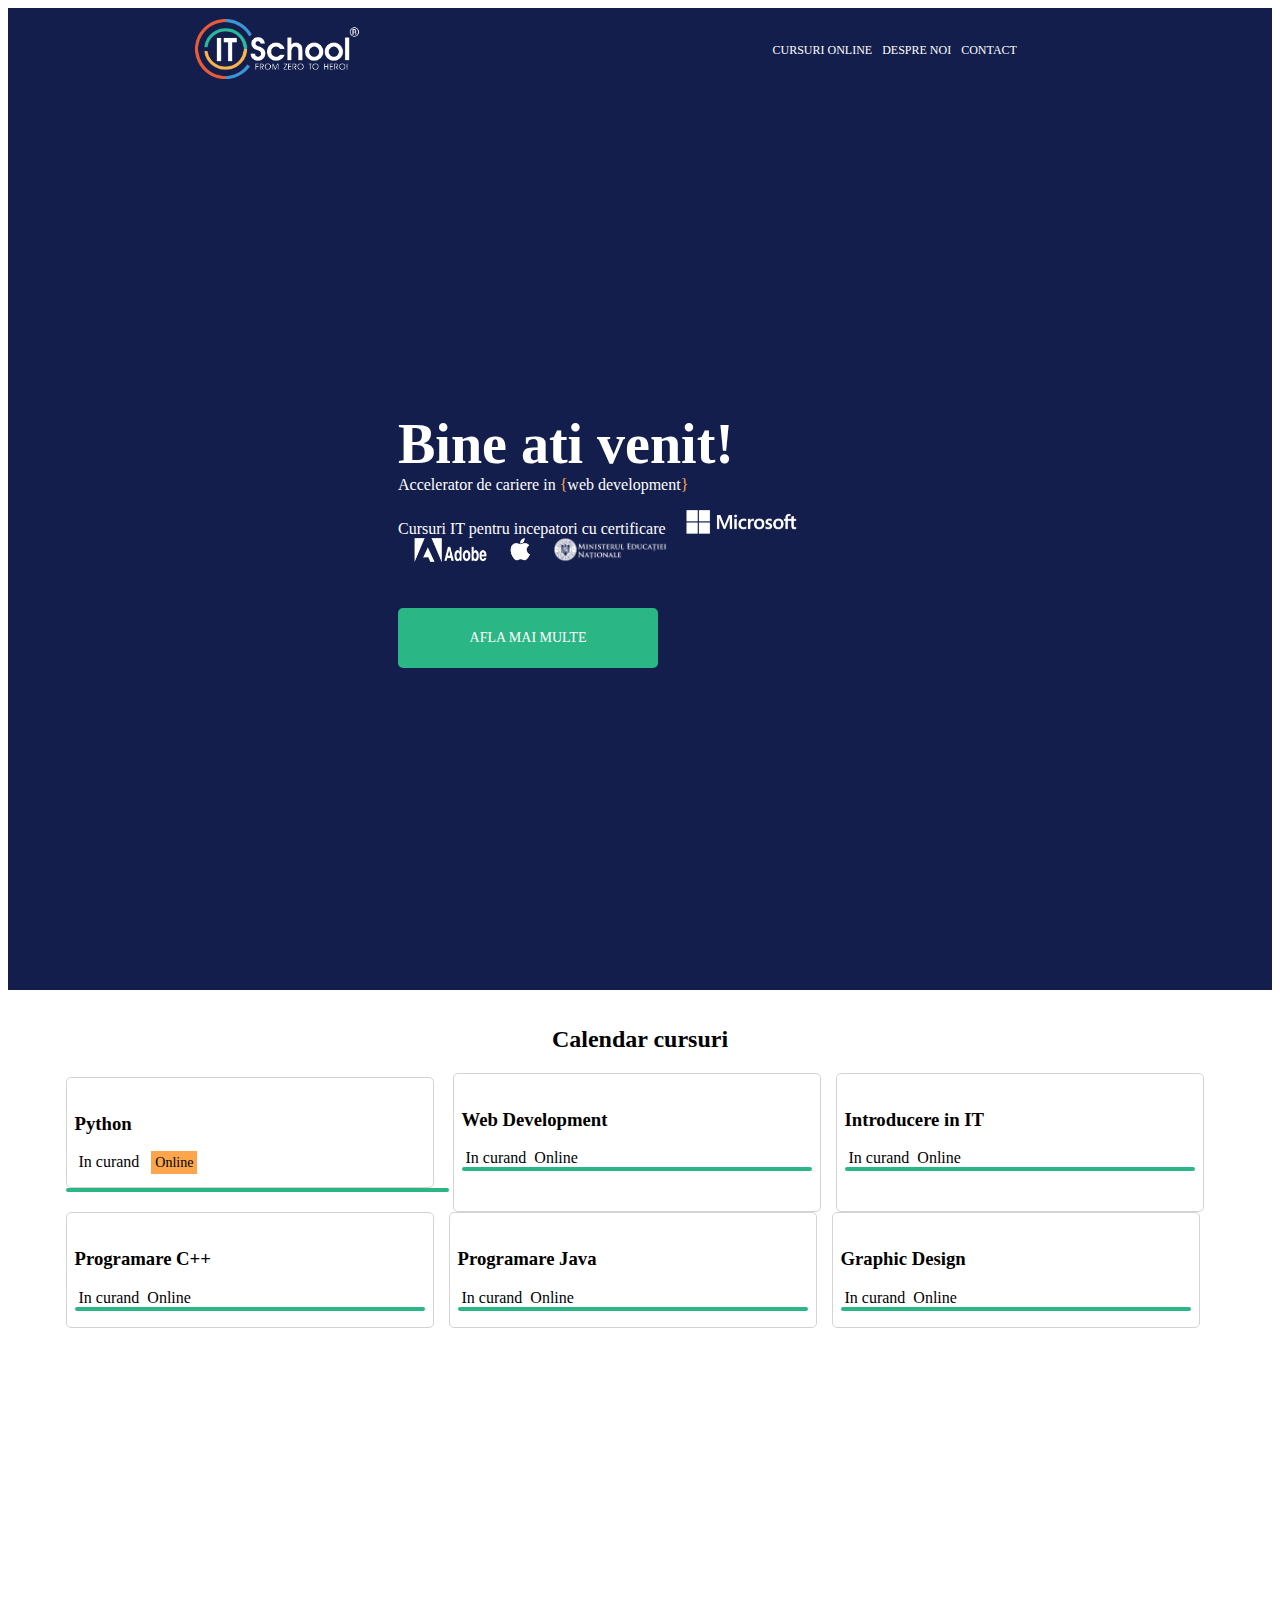
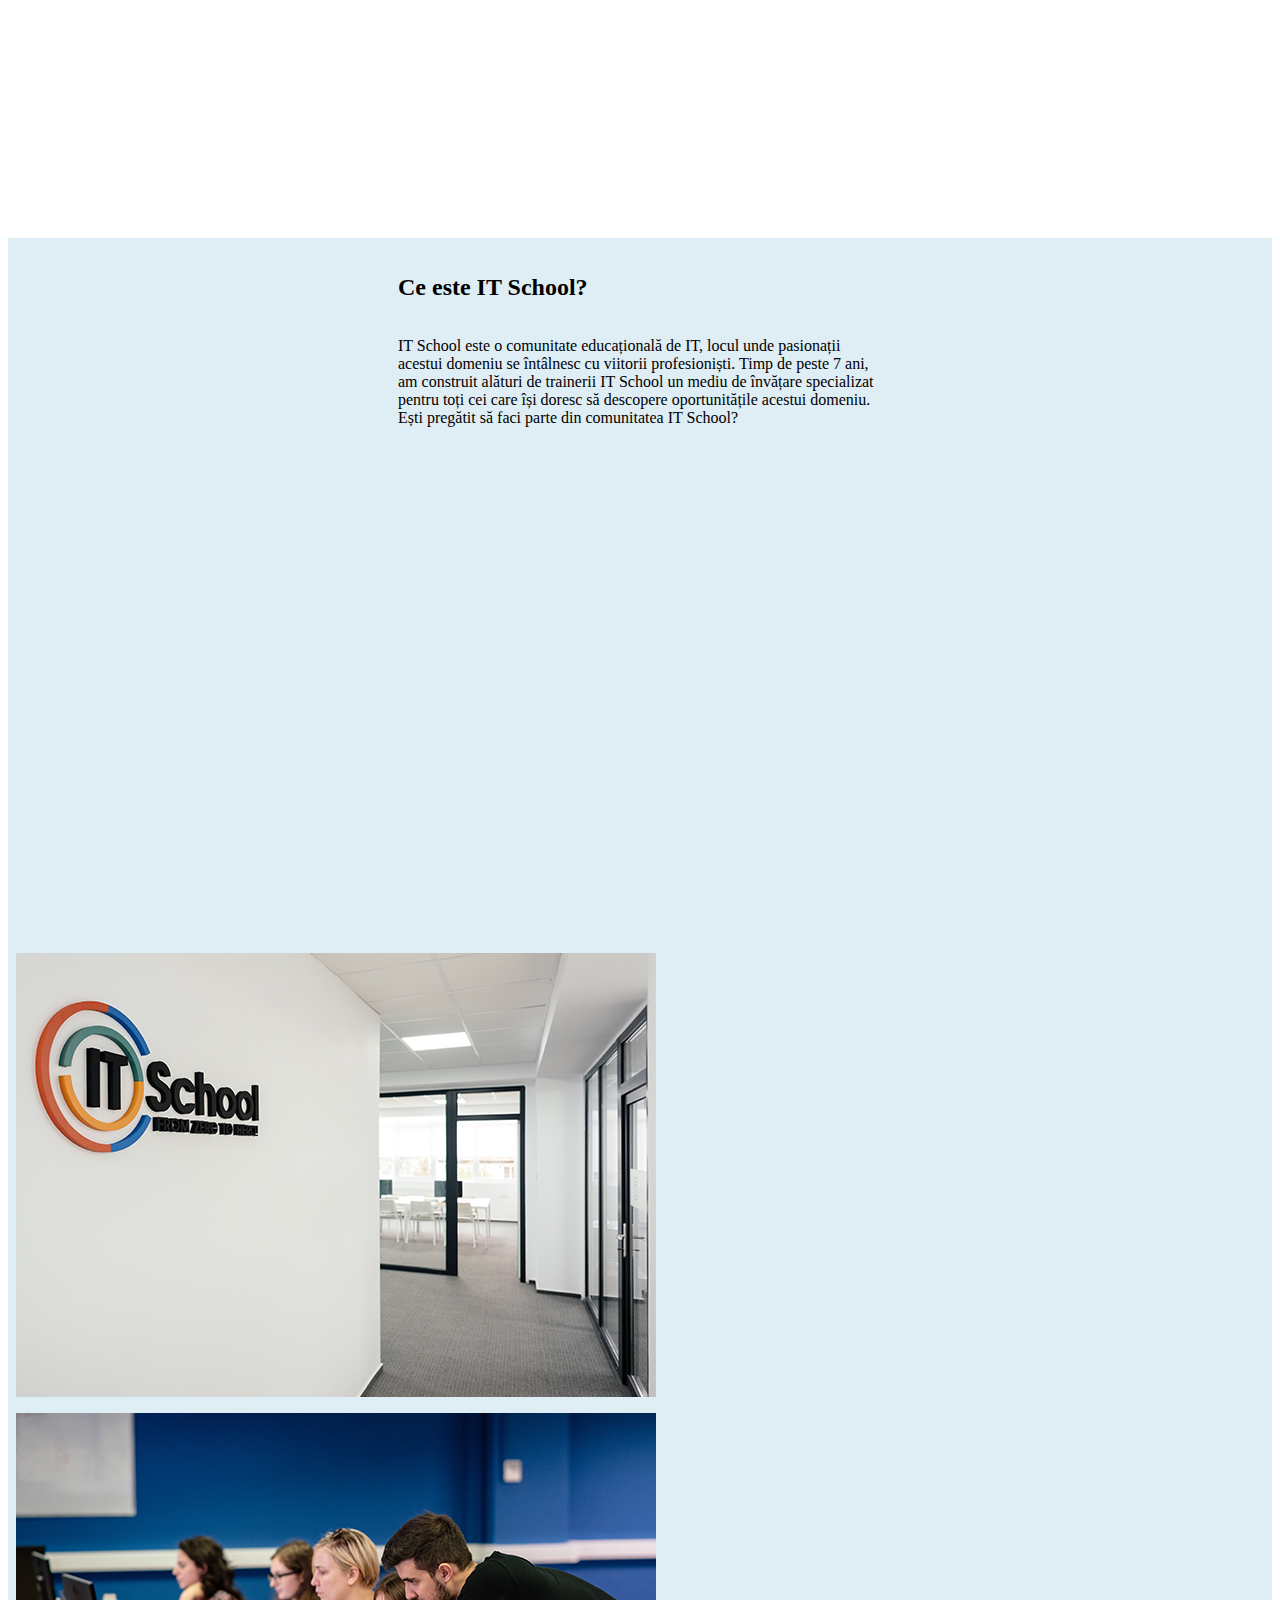
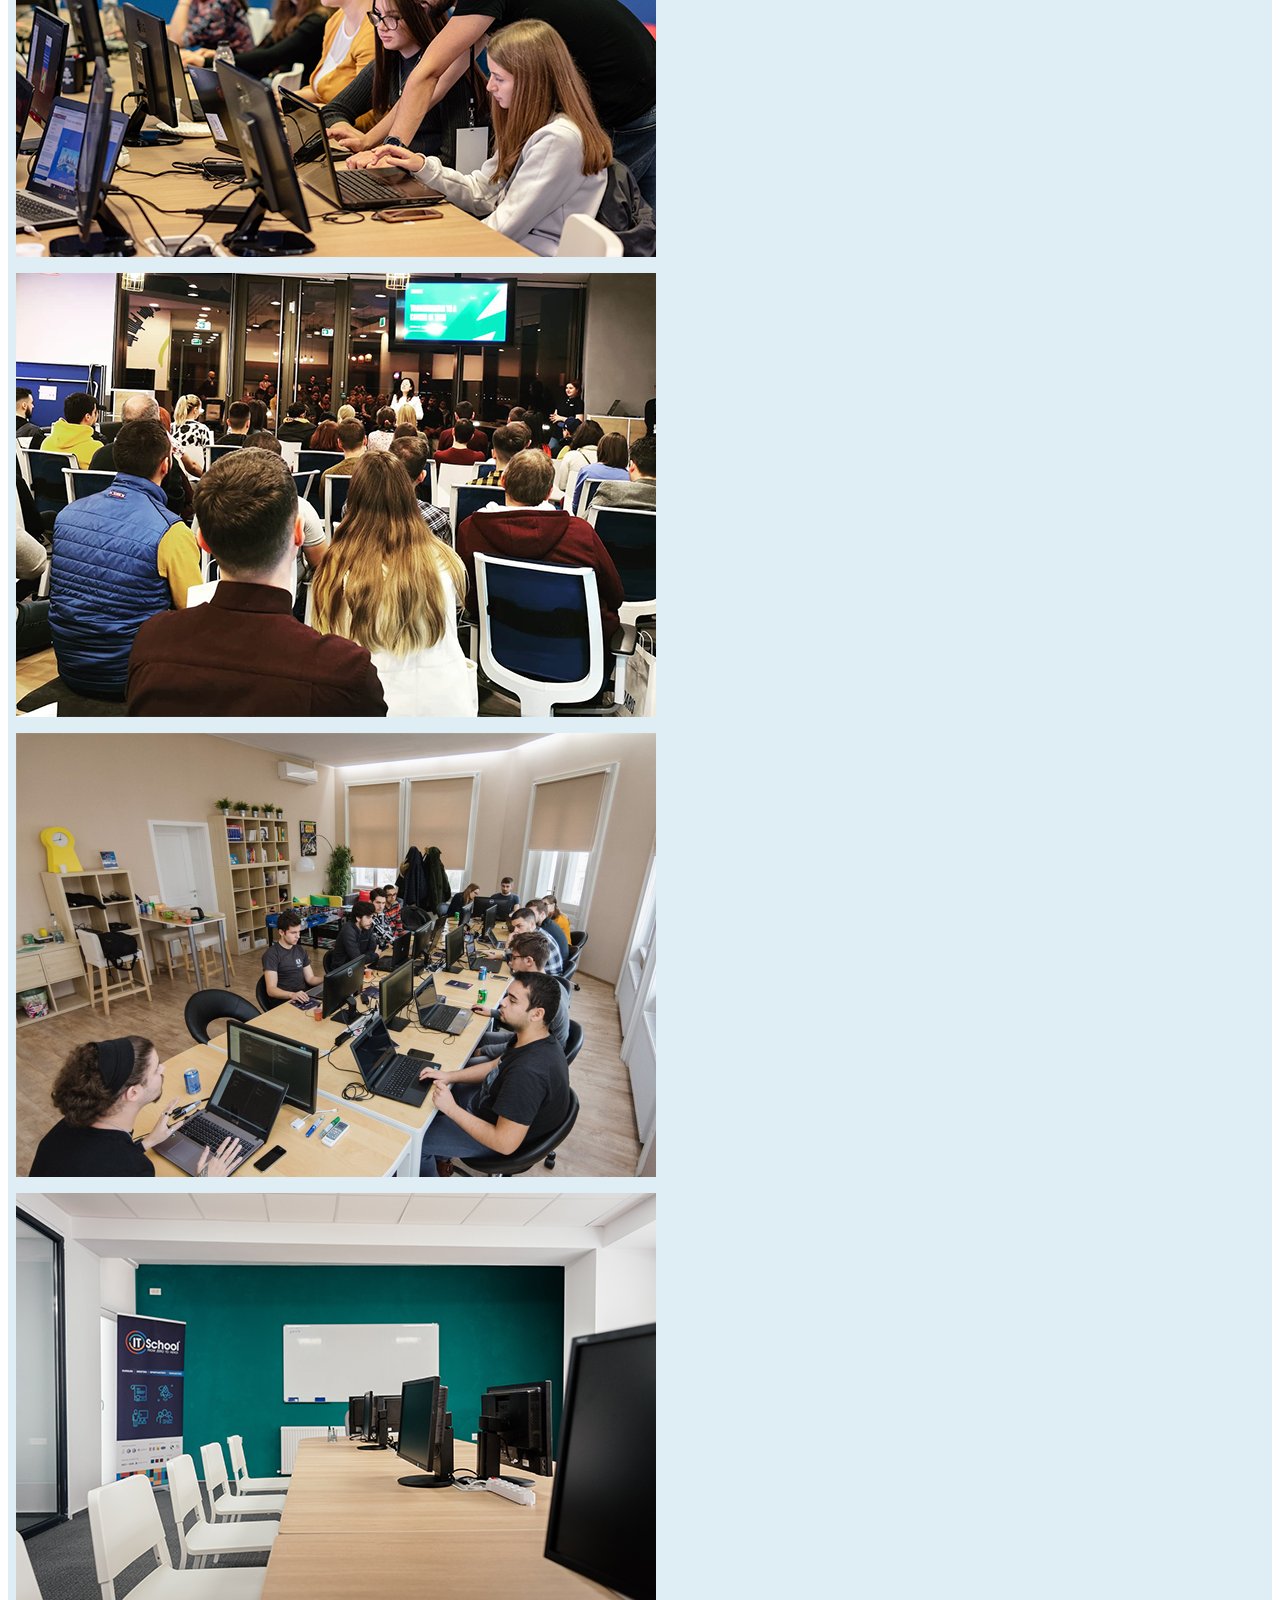
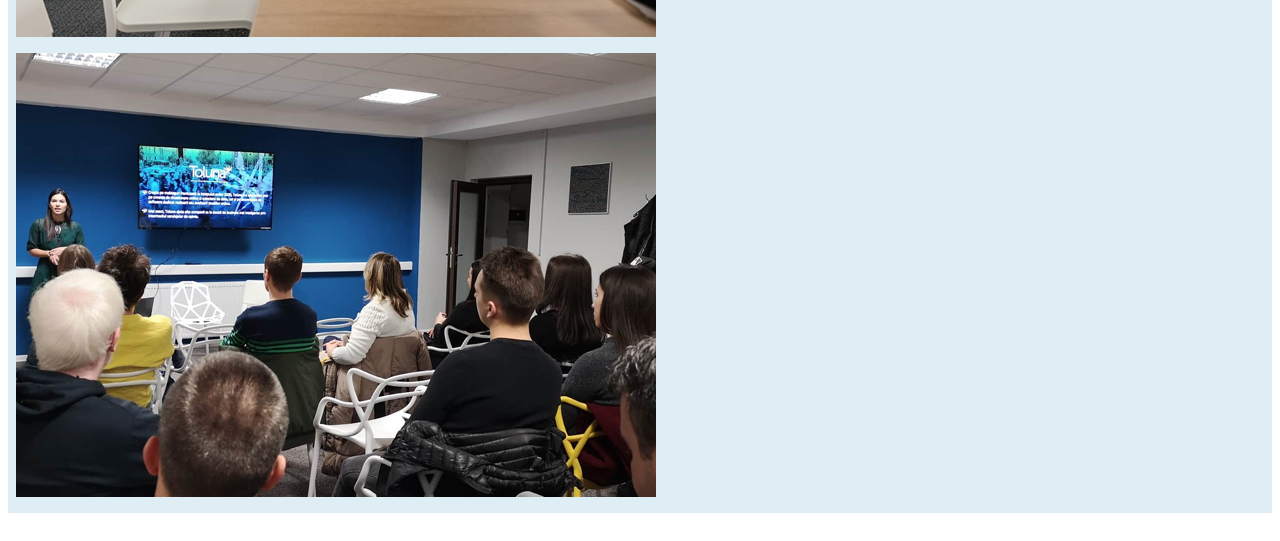
<file: index.html>
<html>
  <head>
    <title>Clona IT School</title>
    <link rel="stylesheet" href="cursuriOnline.html" />
    <link rel="stylesheet" href="despreNoi.html" />
    <link rel="stylesheet" href="contact.html" />

    <link rel="stylesheet" href="display.css" />
    <link rel="stylesheet" href="style.css" />
    <link rel="stylesheet" href="navbar.css" />

    <meta name="viewport" content="width=device-width, initial-scale=1.0" />

    <link href="./Poppins/Poppins-Black.ttf" rel="stylesheet" />
  </head>

  <body>
    <nav class="navbar">
      <div>
        <a href="index.html"
          ><img
            src="./resureSiteITSCHOOL/itschool-logo.png"
            alt="itschool logo"
            class="logo"
        /></a>
      </div>
      <ul>
        <li><a href="cursuriOnline.html">CURSURI ONLINE</a></li>
        <li><a href="despreNoi.html">DESPRE NOI</a></li>
        <li><a href="contact.html">CONTACT</a></li>
      </ul>
    </nav>

    <main>
      <section class="welcome">
        <div class="container">
          <h1 class="title">Bine ati venit!</h1>
          <p class="subtitle" style="margin-bottom: 16px; margin-top: 0px">
            Accelerator de cariere in <span class="orangeText">{</span>web
            development<span class="orangeText">}</span>
          </p>
          <p class="subtitle" style="margin-bottom: 42px; margin-top: 0px">
            Cursuri IT pentru incepatori cu certificare
            <img
              class="photo"
              src="./resureSiteITSCHOOL/microsoft.png"
              alt="Microsoft"
            />
            <img
              class="photo"
              src="./resureSiteITSCHOOL/adobe.png"
              alt="Adobe"
            />
            <img
              class="photo"
              src="./resureSiteITSCHOOL/apple.png"
              alt="Apple"
            />
            <img
              class="photo"
              src="./resureSiteITSCHOOL/minister.png"
              alt="Ministerul Educatiei"
            />
          </p>
          <a class="button" class="subtitle" href="aflaMaiMulte.html"
            >AFLA MAI MULTE</a
          >
        </div>
      </section>

      <div class="coursesContainer">
        <div class="calendarCursuri">
          <h2>Calendar cursuri</h2>
        </div>

        <div class="program1">
          <div class="course">
            <div class="content">
              <h3>Python</h3>
              <div>
                <span class="date">
                  <span></span>
                  <span>In curand</span>
                </span>

                <span class="place">
                  <span></span>
                  <span class="orangeBackground">Online</span>
                </span>
              </div>
            </div>
            <div class="bar"></div>
          </div>

          <div class="content">
            <h3>Web Development</h3>
            <div>
              <span class="date">
                <span></span>
                <span>In curand</span>
              </span>

              <span class="place">
                <span></span>
                <span>Online</span>
              </span>
            </div>
            <div class="bar"></div>
          </div>

          <div class="content">
            <h3>Introducere in IT</h3>
            <div>
              <span class="date">
                <span></span>
                <span>In curand</span>
              </span>

              <span class="place">
                <span></span>
                <span>Online</span>
              </span>
            </div>
            <div class="bar"></div>
          </div>
        </div>

        <div class="program2">
          <div class="content">
            <h3>Programare C++</h3>
            <div>
              <span class="date">
                <span></span>
                <span>In curand</span>
              </span>

              <span class="place">
                <span></span>
                <span>Online</span>
              </span>
            </div>
            <div class="bar"></div>
          </div>

          <div class="content">
            <h3>Programare Java</h3>
            <div>
              <span class="date">
                <span></span>
                <span>In curand</span>
              </span>

              <span class="place">
                <span></span>
                <span>Online</span>
              </span>
            </div>
            <div class="bar"></div>
          </div>

          <div class="content">
            <h3>Graphic Design</h3>
            <div>
              <span class="date">
                <span></span>
                <span>In curand</span>
              </span>

              <span class="place">
                <span></span>
                <span>Online</span>
              </span>
            </div>
            <div class="bar"></div>
          </div>
        </div>
      </div>

      <section class="whoWeAre">
        <div class="container" style="background-color: #dfedf5">
          <h2>Ce este IT School?</h2>
          <p>
            IT School este o comunitate educațională de IT, locul unde
            pasionații acestui domeniu se întâlnesc cu viitorii profesioniști.
            Timp de peste 7 ani, am construit alături de trainerii IT School un
            mediu de învățare specializat pentru toți cei care își doresc să
            descopere oportunitățile acestui domeniu. Ești pregătit să faci
            parte din comunitatea IT School?
          </p>
        </div>
        <div class="imagesContainer">
          <div class="imageWrapper">
            <img src="./resureSiteITSCHOOL/about-us-1.jpeg" />
          </div>
          <div class="imageWrapper">
            <img src="./resureSiteITSCHOOL/about-us-2.jpeg" />
          </div>
          <div class="imageWrapper">
            <img src="./resureSiteITSCHOOL/about-us-3.jpeg" />
          </div>
          <div class="imageWrapper">
            <img src="./resureSiteITSCHOOL/about-us-4.jpeg" />
          </div>
          <div class="imageWrapper">
            <img src="./resureSiteITSCHOOL/about-us-5.jpeg" />
          </div>
          <div class="imageWrapper">
            <img src="./resureSiteITSCHOOL/about-us-6.jpeg" />
          </div>
        </div>
      </section>
    </main>
  </body>
</html>
</file>
<file: display.css>
.welcome {
  height: 100vh;
  width: 100%;
  background-color: #141e4c;
  display: flex;
  justify-content: flex-start;
  align-items: center;
}

.coursesContainer {
  display: flex;
  flex-direction: column;
  flex-wrap: nowrap;
  padding: 1rem;
}

.course {
  padding: 4px;
  margin-bottom: 16px;
}

.container {
  display: flex;
  flex-direction: column;
  justify-content: flex-start;
  align-items: flex-start;
  box-sizing: border-box;
  background-color: #141e4c;
  flex-grow: 1;
  max-width: 1200px;
  min-width: 320px;
  margin-left: 374px;
  margin-right: 374px;
  margin-top: 494px;
  margin-bottom: 494px;
  padding: 16px;
}

.calendarCursuri {
  display: flex;
  justify-content: center;
  align-items: center;
}

.program1 {
  display: flex;
  flex-direction: row;
  justify-content: center;
}

.program2 {
  display: flex;
  flex-direction: row;
  justify-content: center;
}

.content {
  border: 1px solid lightgray;
  border-radius: 5px;
  margin-right: 15px;
  width: 350px;
  padding-left: 8px;
  padding-right: 8px;
  padding-top: 16px;
  padding-bottom: 16px;
}

.whoWeAre {
  display: block;
  box-sizing: border-box;
  background-color: #dfedf5;
}

.whoWeAre .container {
  padding: 1rem;
}

.imagesContainer {
  display: flex;
  flex-wrap: wrap;
  margin-bottom: 1.75rem;
  box-sizing: border-box;
}

.imageWrapper {
  box-sizing: border-box;
  padding-right: 0.5rem;
  padding-left: 0.5rem;
  margin-bottom: 1rem;
}
</file>
<file: style.css>
.orangeText {
  color: #fba64c;
  padding-bottom: 10px;
}

.orangeBackground {
  background-color: #fba64c;
  margin-left: 0.25rem;
  padding: 0.25rem;
  font-size: 0.875rem;
}

.title {
  margin: 0px;
  font-size: 3.5rem;
  color: white;
}

.subtitle {
  font-size: 1rem;
  color: white;
}

.photo {
  height: 24px;
  width: auto;
  margin-left: 1rem;
  position: relative;
}

.button {
  display: flex;
  justify-content: center;
  align-items: center;
  color: white;
  background-color: #2bb686;
  border-radius: 5px;
  font-size: 0.875rem;
  width: 260px;
  height: 60px;
  text-decoration: none;
  text-align: center;
  box-sizing: border-box;
  border: 3px solid #2bb686;
}

a:hover {
  background-color: #141e4c;
}

.online {
  background-color: #fbb44c;
  padding: 0px;
}

.bar {
  height: 0.25rem;
  background-color: #2bb686;
  border-radius: 10px;
}

.date {
  padding: 0.25rem;
}

@media screen and (max-width: 768px) {
  .afla a {
    display: none;
  }
}
</file>
<file: navbar.css>
.navbar {
  display: flex;
  flex-wrap: nowrap;
  flex-direction: row;
  justify-content: space-around;
  align-items: center;
  top: 0;
  position: sticky;
  background-color: #141e4c;
}

.navbar ul {
  display: flex;
  flex-direction: row;
  list-style-type: none;
  align-items: center;
  gap: 10px;
  width: 313px;
  height: 50px;
}

.navbar a {
  text-decoration: none;
  color: white;
  font-size: 0.75rem;
}

.navbar a:hover {
  color: #ec7d4c;
}

.logo {
  display: inline-block;
  width: 165px;
  height: 60px;
}

@media screen and (max-width: 500px) {
  .navbar {
    display: none;
  }
  .logo {
    visibility: hidden;
  }
}
</file>
